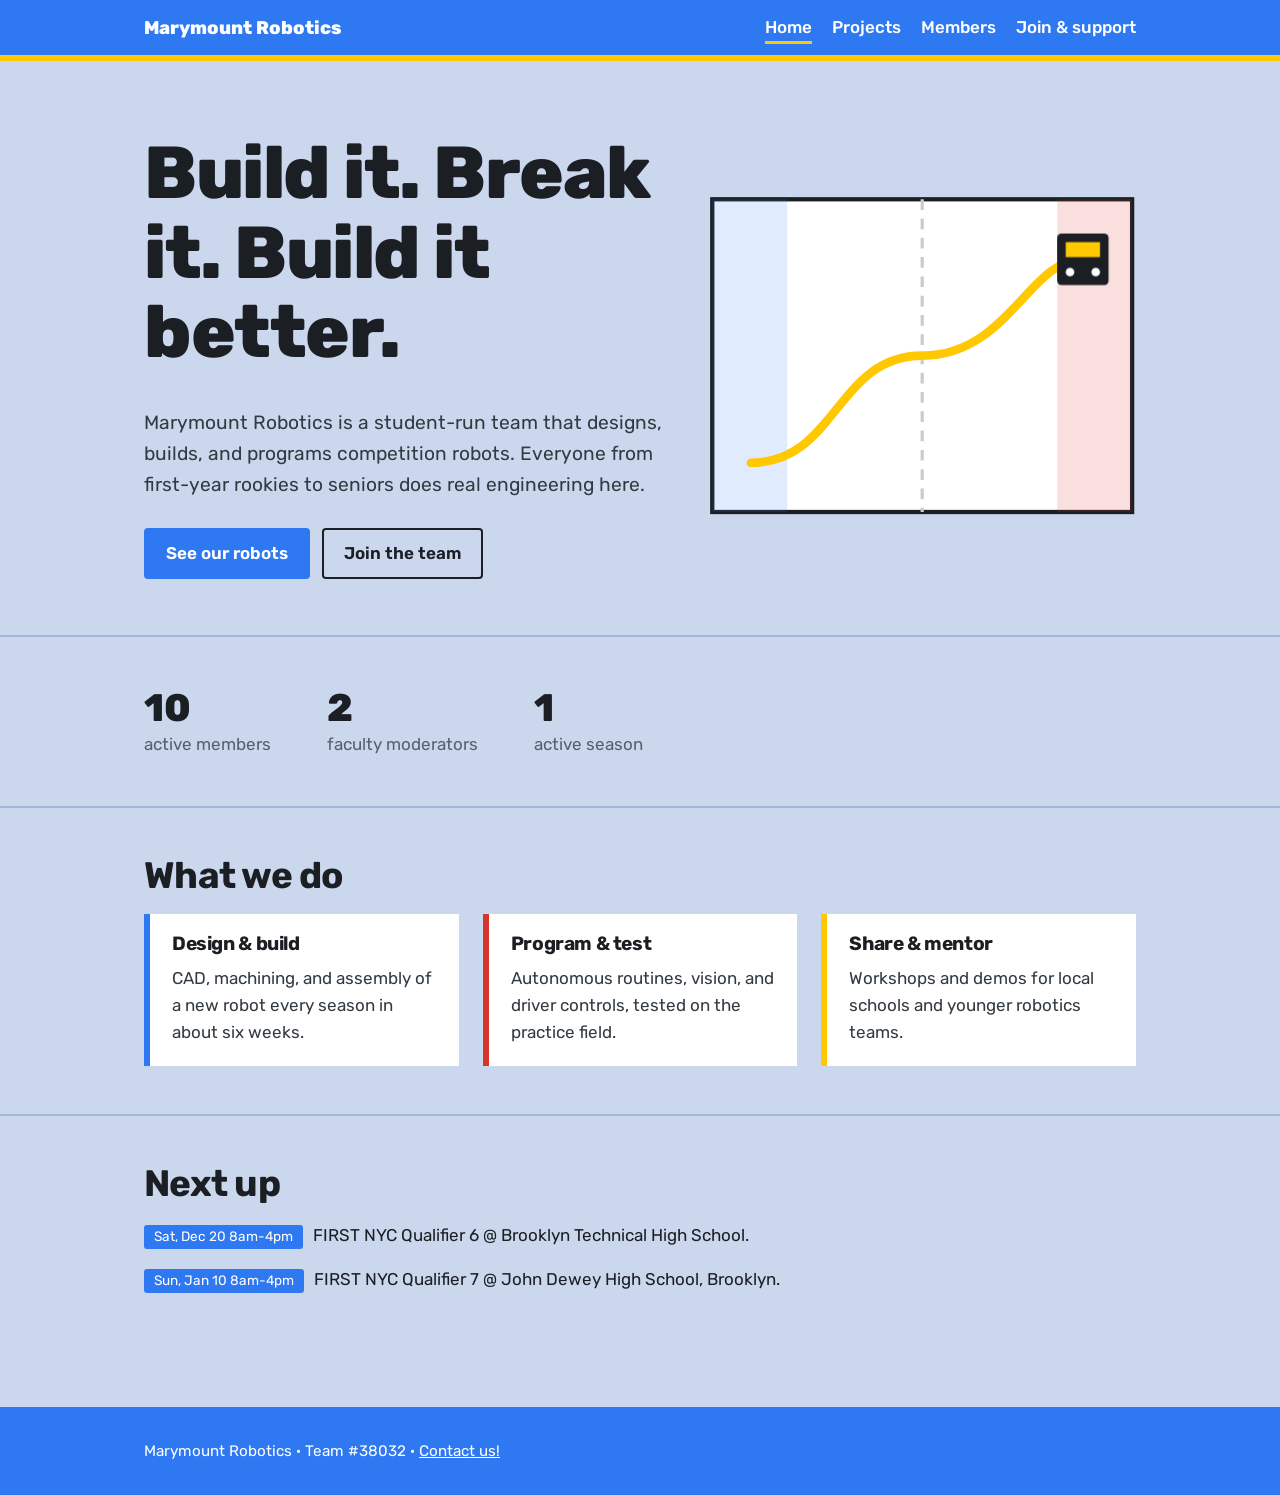
<file: index.html>
<!doctype html><html lang="en"><head><meta charset="utf-8"><meta name="viewport" content="width=device-width,initial-scale=1"><title>Home · Marymount Robotics</title><meta name="description" content="Marymount Robotics: a student-run robotics team."><link rel="preconnect" href="https://fonts.googleapis.com"><link rel="preconnect" href="https://fonts.gstatic.com" crossorigin><link href="https://fonts.googleapis.com/css2?family=Rubik:wght@400;500;600;700;800&display=swap" rel="stylesheet"><link rel="stylesheet" href="style.css"></head><body><header class="site"><div class="wrap"><a class="brand" href="index.html">Marymount Robotics</a><nav aria-label="Main"><a href="index.html" aria-current="page">Home</a><a href="projects.html">Projects</a><a href="members.html">Members</a><a href="join.html">Join &amp; support</a></nav></div></header><main>
<section class="hero"><div class="wrap">
<div>
<h1>Build it. Break it. Build it better.</h1>
<p class="lead">Marymount Robotics is a student-run team that designs, builds, and programs competition robots. Everyone from first-year rookies to seniors does real engineering here.</p>
<a class="btn" href="projects.html">See our robots</a><a class="btn alt" href="join.html">Join the team</a>
</div>
<svg class="field" viewBox="0 0 400 300" role="img" aria-label="A robot following a taped path across a competition field">
<rect x="4" y="4" width="392" height="292" fill="#fff" stroke="#1b1f24" stroke-width="4"/>
<rect x="4" y="4" width="70" height="292" fill="#2e79f2" opacity=".15"/><rect x="326" y="4" width="70" height="292" fill="#d8342c" opacity=".15"/>
<line x1="200" y1="4" x2="200" y2="296" stroke="#c9cdc6" stroke-width="3" stroke-dasharray="10 8"/>
<path class="path" d="M40 250 C120 250 120 150 200 150 S300 60 350 60" fill="none" stroke="#ffc800" stroke-width="8" stroke-linecap="round"/>
<g class="bot"><rect x="326" y="36" width="48" height="48" rx="4" fill="#1b1f24"/><rect x="334" y="44" width="32" height="14" fill="#ffc800"/><circle cx="338" cy="72" r="4" fill="#fff"/><circle cx="362" cy="72" r="4" fill="#fff"/></g>
</svg>
</div></section>

<section class="block"><div class="wrap">
<ul class="stats">
<li><b>10</b><span>active members</span></li>
<li><b>2</b><span>faculty moderators</span></li>
<li><b>1</b><span>active season</span></li>
</ul></div></section>

<section class="block"><div class="wrap">
<h2>What we do</h2>
<div class="grid">
<div class="panel"><h3>Design &amp; build</h3><p>CAD, machining, and assembly of a new robot every season in about six weeks.</p></div>
<div class="panel r"><h3>Program &amp; test</h3><p>Autonomous routines, vision, and driver controls, tested on the practice field.</p></div>
<div class="panel y"><h3>Share &amp; mentor</h3><p>Workshops and demos for local schools and younger robotics teams.</p></div>
</div></div></section>

<section class="block"><div class="wrap">
<h2>Next up</h2>
<p><span class="tag">Sat, Dec 20 8am-4pm</span> FIRST NYC Qualifier 6 @ Brooklyn Technical High School. </p>
<p><span class="tag">Sun, Jan 10 8am-4pm</span> FIRST NYC Qualifier 7 @ John Dewey High School, Brooklyn.</p>
</div></section>
</main>
<footer class="site"><div class="wrap">Marymount Robotics &middot; Team #38032 &middot; <a href="mailto:TCheung@marymountnyc.org">Contact us!</a></div></footer></body></html>
</file>
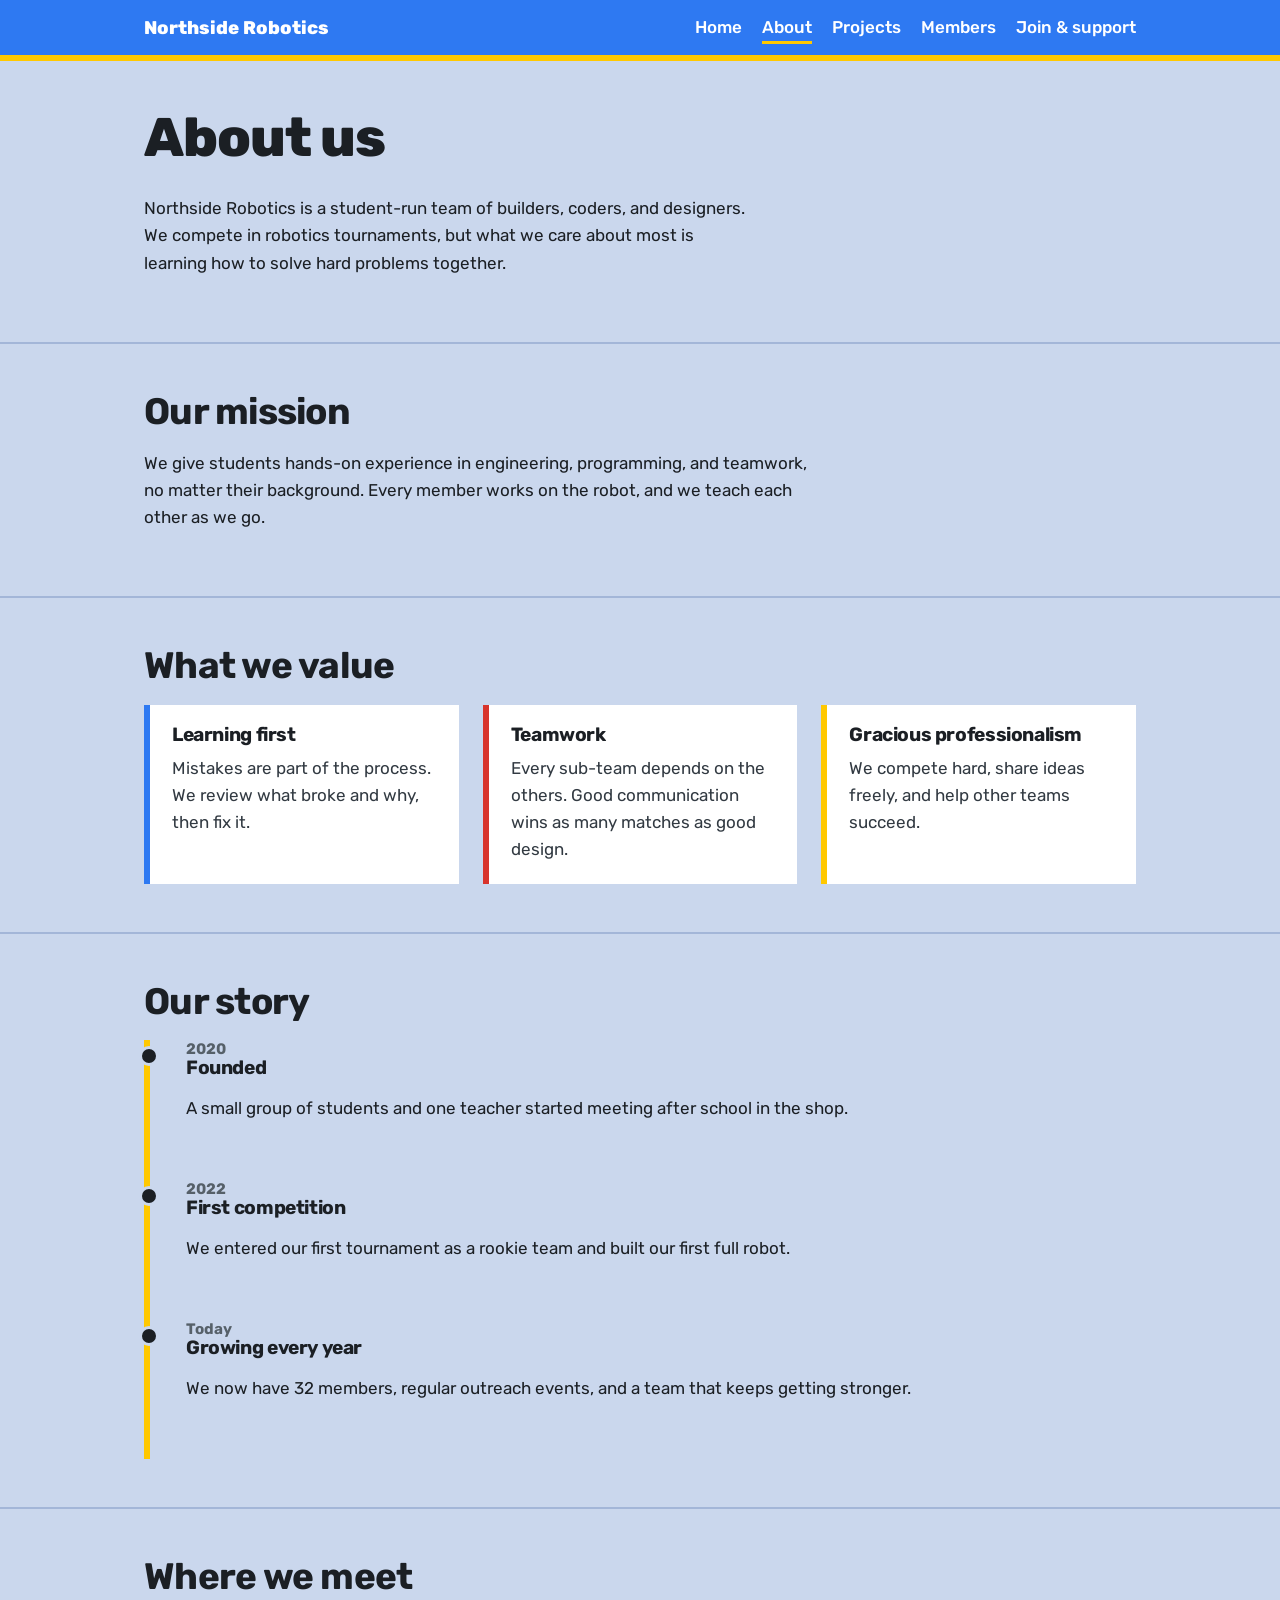
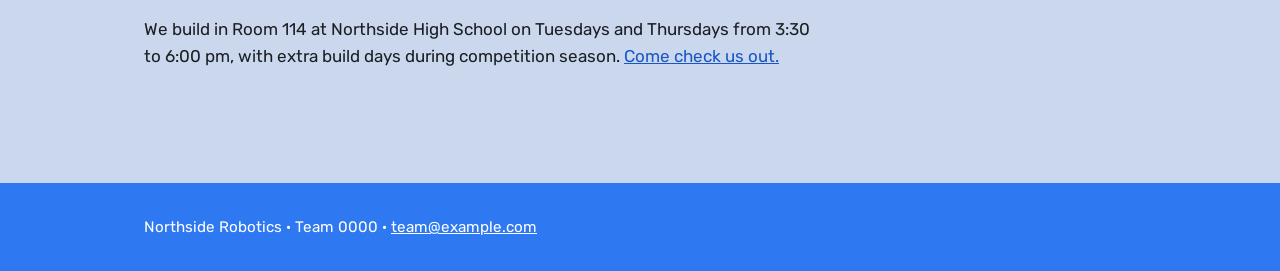
<file: about.html>
<!doctype html><html lang="en"><head><meta charset="utf-8"><meta name="viewport" content="width=device-width,initial-scale=1"><title>About · Northside Robotics</title><meta name="description" content="Northside Robotics: a student-run robotics team."><link rel="preconnect" href="https://fonts.googleapis.com"><link rel="preconnect" href="https://fonts.gstatic.com" crossorigin><link href="https://fonts.googleapis.com/css2?family=Rubik:wght@400;500;600;700;800&display=swap" rel="stylesheet"><link rel="stylesheet" href="style.css"></head><body><header class="site"><div class="wrap"><a class="brand" href="index.html">Northside Robotics</a><nav aria-label="Main"><a href="index.html">Home</a><a href="about.html" aria-current="page">About</a><a href="projects.html">Projects</a><a href="members.html">Members</a><a href="join.html">Join &amp; support</a></nav></div></header><main>
<section class="block" style="border:0"><div class="wrap">
<h1 style="font-size:clamp(2rem,5vw,3.4rem)">About us</h1>
<p class="lead" style="max-width:36em">Northside Robotics is a student-run team of builders, coders, and designers. We compete in robotics tournaments, but what we care about most is learning how to solve hard problems together.</p>
</div></section>

<section class="block"><div class="wrap">
<h2>Our mission</h2>
<p style="max-width:40em">We give students hands-on experience in engineering, programming, and teamwork, no matter their background. Every member works on the robot, and we teach each other as we go.</p>
</div></section>

<section class="block"><div class="wrap">
<h2>What we value</h2>
<div class="grid">
<div class="panel"><h3>Learning first</h3><p>Mistakes are part of the process. We review what broke and why, then fix it.</p></div>
<div class="panel r"><h3>Teamwork</h3><p>Every sub-team depends on the others. Good communication wins as many matches as good design.</p></div>
<div class="panel y"><h3>Gracious professionalism</h3><p>We compete hard, share ideas freely, and help other teams succeed.</p></div>
</div></div></section>

<section class="block"><div class="wrap">
<h2>Our story</h2>
<ol class="tl">
<li><div class="yr">2020</div><h3>Founded</h3><p>A small group of students and one teacher started meeting after school in the shop.</p></li>
<li><div class="yr">2022</div><h3>First competition</h3><p>We entered our first tournament as a rookie team and built our first full robot.</p></li>
<li><div class="yr">Today</div><h3>Growing every year</h3><p>We now have 32 members, regular outreach events, and a team that keeps getting stronger.</p></li>
</ol>
</div></section>

<section class="block"><div class="wrap">
<h2>Where we meet</h2>
<p style="max-width:40em">We build in Room 114 at Northside High School on Tuesdays and Thursdays from 3:30 to 6:00 pm, with extra build days during competition season. <a href="join.html">Come check us out.</a></p>
</div></section>
</main><footer class="site"><div class="wrap">Northside Robotics &middot; Team 0000 &middot; <a href="mailto:team@example.com">team@example.com</a></div></footer></body></html>
</file>
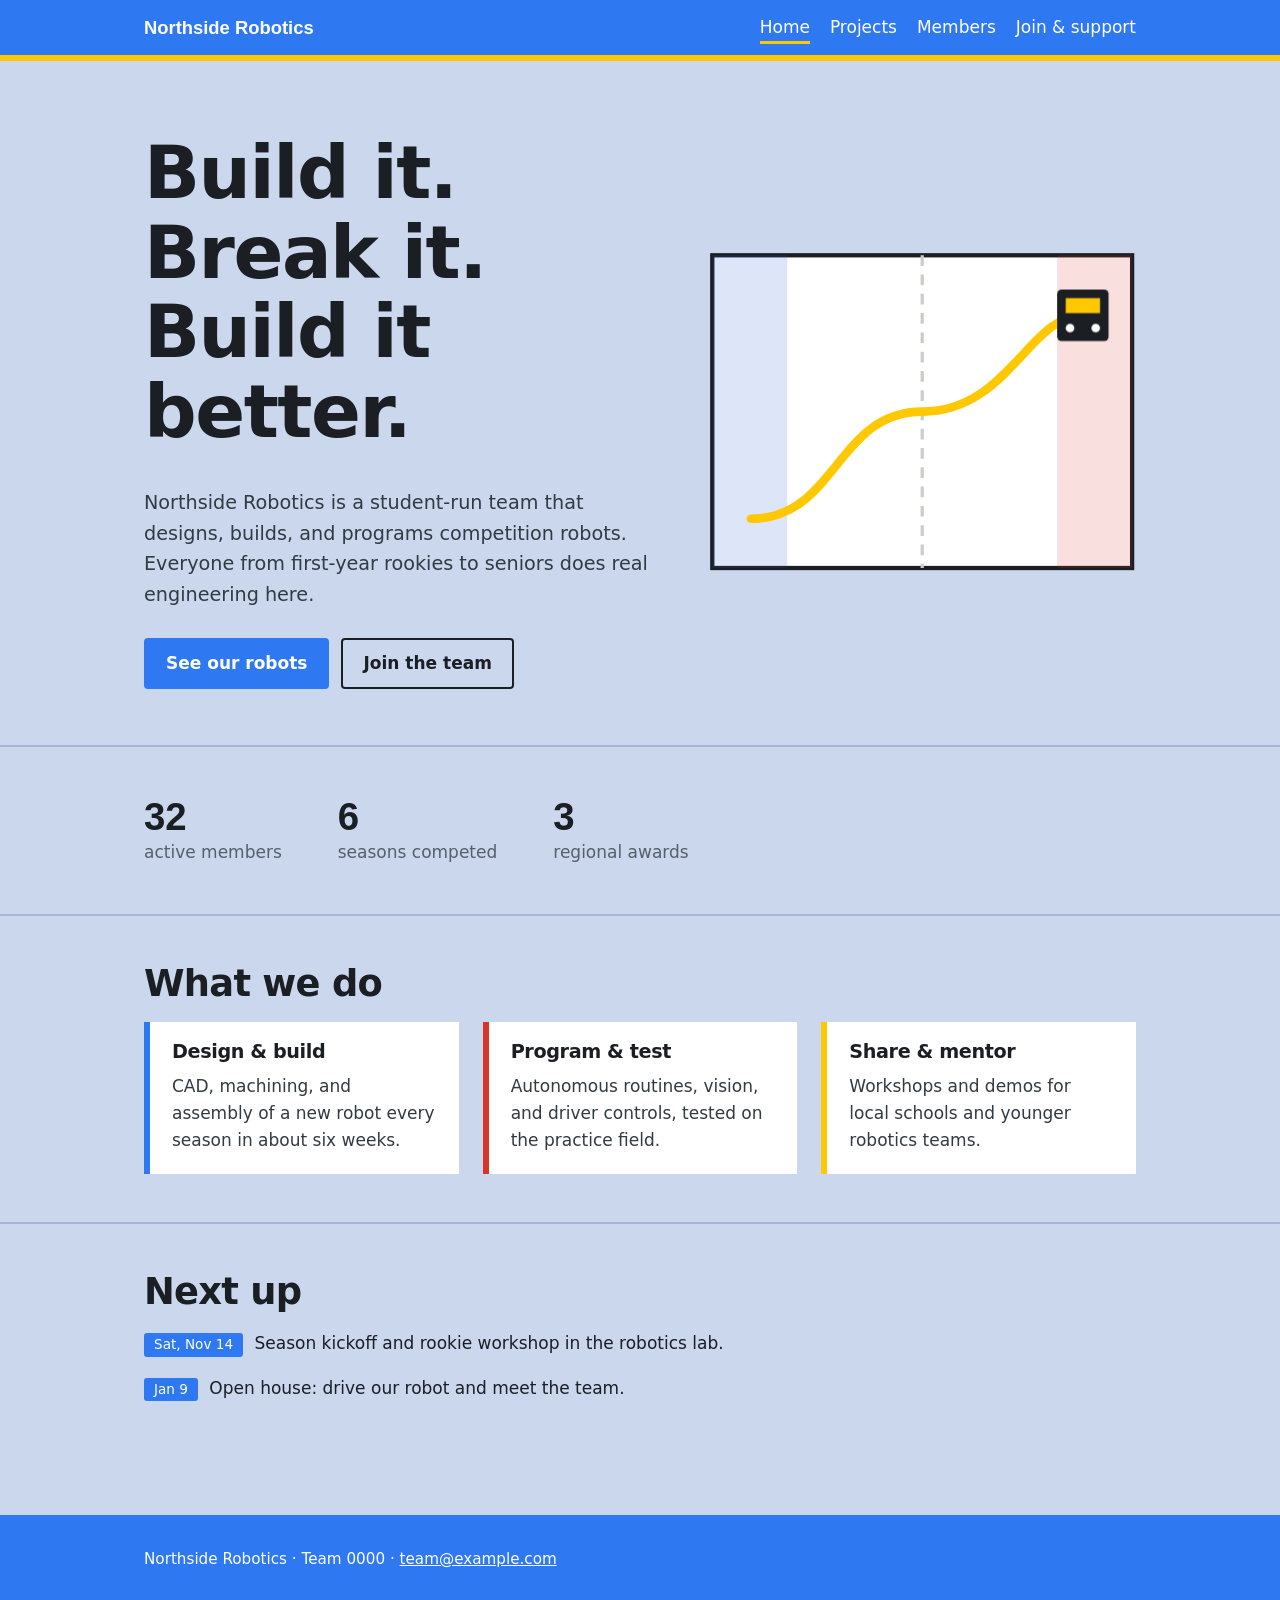
<file: index (5).html>
<!doctype html><html lang="en"><head><meta charset="utf-8"><meta name="viewport" content="width=device-width,initial-scale=1"><title>Home · Northside Robotics</title><meta name="description" content="Northside Robotics: a student-run robotics team."><link rel="preconnect" href="https://fonts.googleapis.com"><link rel="preconnect" href="https://fonts.gstatic.com" crossorigin><link href="https://fonts.googleapis.com/css2?family=Archivo:wdth,wght@112,700..800&family=IBM+Plex+Sans:wght@400;600&display=swap" rel="stylesheet"><link rel="stylesheet" href="style.css"></head><body><header class="site"><div class="wrap"><a class="brand" href="index.html">Northside Robotics</a><nav aria-label="Main"><a href="index.html" aria-current="page">Home</a><a href="projects.html">Projects</a><a href="members.html">Members</a><a href="join.html">Join &amp; support</a></nav></div></header><main>
<section class="hero"><div class="wrap">
<div>
<h1>Build it. Break it. Build it better.</h1>
<p class="lead">Northside Robotics is a student-run team that designs, builds, and programs competition robots. Everyone from first-year rookies to seniors does real engineering here.</p>
<a class="btn" href="projects.html">See our robots</a><a class="btn alt" href="join.html">Join the team</a>
</div>
<svg class="field" viewBox="0 0 400 300" role="img" aria-label="A robot following a taped path across a competition field">
<rect x="4" y="4" width="392" height="292" fill="#fff" stroke="#1b1f24" stroke-width="4"/>
<rect x="4" y="4" width="70" height="292" fill="#1f4fd8" opacity=".15"/><rect x="326" y="4" width="70" height="292" fill="#d8342c" opacity=".15"/>
<line x1="200" y1="4" x2="200" y2="296" stroke="#c9cdc6" stroke-width="3" stroke-dasharray="10 8"/>
<path class="path" d="M40 250 C120 250 120 150 200 150 S300 60 350 60" fill="none" stroke="#ffc800" stroke-width="8" stroke-linecap="round"/>
<g class="bot"><rect x="326" y="36" width="48" height="48" rx="4" fill="#1b1f24"/><rect x="334" y="44" width="32" height="14" fill="#ffc800"/><circle cx="338" cy="72" r="4" fill="#fff"/><circle cx="362" cy="72" r="4" fill="#fff"/></g>
</svg>
</div></section>

<section class="block"><div class="wrap">
<ul class="stats">
<li><b>32</b><span>active members</span></li>
<li><b>6</b><span>seasons competed</span></li>
<li><b>3</b><span>regional awards</span></li>
</ul></div></section>

<section class="block"><div class="wrap">
<h2>What we do</h2>
<div class="grid">
<div class="panel"><h3>Design &amp; build</h3><p>CAD, machining, and assembly of a new robot every season in about six weeks.</p></div>
<div class="panel r"><h3>Program &amp; test</h3><p>Autonomous routines, vision, and driver controls, tested on the practice field.</p></div>
<div class="panel y"><h3>Share &amp; mentor</h3><p>Workshops and demos for local schools and younger robotics teams.</p></div>
</div></div></section>

<section class="block"><div class="wrap">
<h2>Next up</h2>
<p><span class="tag">Sat, Nov 14</span> Season kickoff and rookie workshop in the robotics lab.</p>
<p><span class="tag">Jan 9</span> Open house: drive our robot and meet the team.</p>
</div></section>
</main>
<footer class="site"><div class="wrap">Northside Robotics &middot; Team 0000 &middot; <a href="mailto:team@example.com">team@example.com</a></div></footer></body></html>
</file>
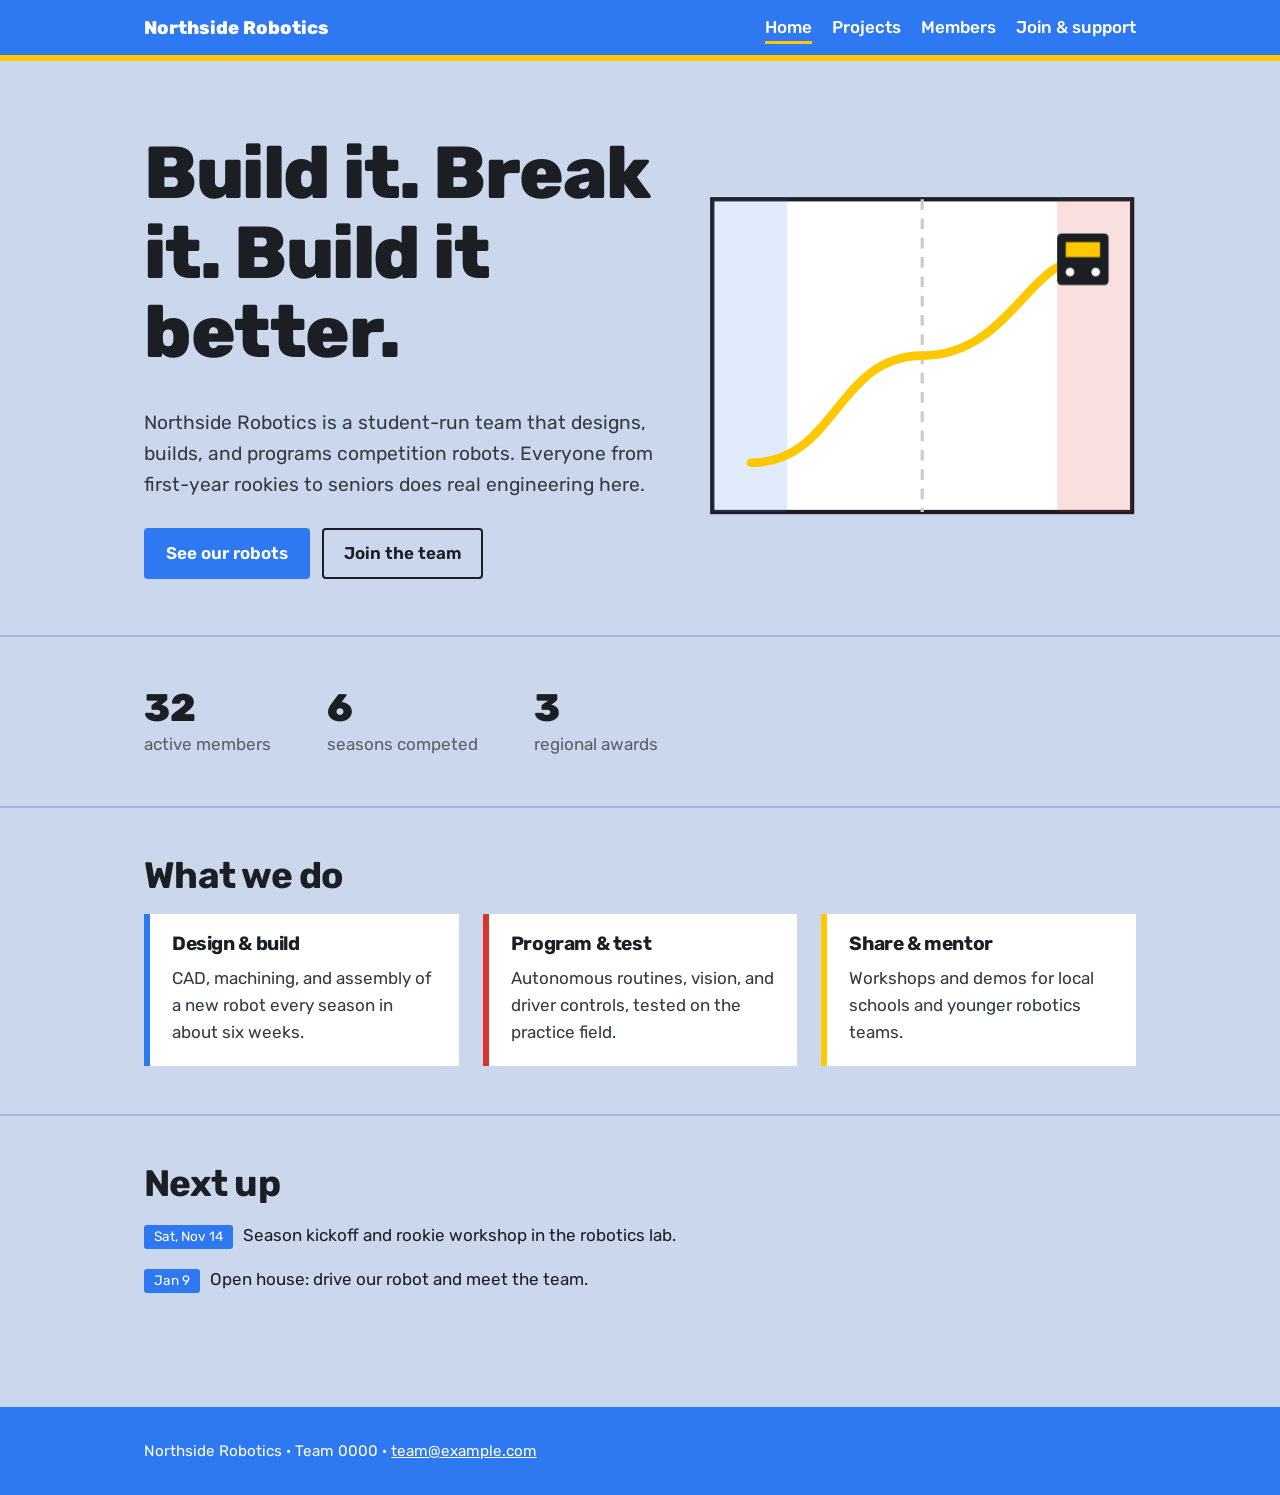
<file: index (6).html>
<!doctype html><html lang="en"><head><meta charset="utf-8"><meta name="viewport" content="width=device-width,initial-scale=1"><title>Home · Northside Robotics</title><meta name="description" content="Northside Robotics: a student-run robotics team."><link rel="preconnect" href="https://fonts.googleapis.com"><link rel="preconnect" href="https://fonts.gstatic.com" crossorigin><link href="https://fonts.googleapis.com/css2?family=Rubik:wght@400;500;600;700;800&display=swap" rel="stylesheet"><link rel="stylesheet" href="style.css"></head><body><header class="site"><div class="wrap"><a class="brand" href="index.html">Northside Robotics</a><nav aria-label="Main"><a href="index.html" aria-current="page">Home</a><a href="projects.html">Projects</a><a href="members.html">Members</a><a href="join.html">Join &amp; support</a></nav></div></header><main>
<section class="hero"><div class="wrap">
<div>
<h1>Build it. Break it. Build it better.</h1>
<p class="lead">Northside Robotics is a student-run team that designs, builds, and programs competition robots. Everyone from first-year rookies to seniors does real engineering here.</p>
<a class="btn" href="projects.html">See our robots</a><a class="btn alt" href="join.html">Join the team</a>
</div>
<svg class="field" viewBox="0 0 400 300" role="img" aria-label="A robot following a taped path across a competition field">
<rect x="4" y="4" width="392" height="292" fill="#fff" stroke="#1b1f24" stroke-width="4"/>
<rect x="4" y="4" width="70" height="292" fill="#2e79f2" opacity=".15"/><rect x="326" y="4" width="70" height="292" fill="#d8342c" opacity=".15"/>
<line x1="200" y1="4" x2="200" y2="296" stroke="#c9cdc6" stroke-width="3" stroke-dasharray="10 8"/>
<path class="path" d="M40 250 C120 250 120 150 200 150 S300 60 350 60" fill="none" stroke="#ffc800" stroke-width="8" stroke-linecap="round"/>
<g class="bot"><rect x="326" y="36" width="48" height="48" rx="4" fill="#1b1f24"/><rect x="334" y="44" width="32" height="14" fill="#ffc800"/><circle cx="338" cy="72" r="4" fill="#fff"/><circle cx="362" cy="72" r="4" fill="#fff"/></g>
</svg>
</div></section>

<section class="block"><div class="wrap">
<ul class="stats">
<li><b>32</b><span>active members</span></li>
<li><b>6</b><span>seasons competed</span></li>
<li><b>3</b><span>regional awards</span></li>
</ul></div></section>

<section class="block"><div class="wrap">
<h2>What we do</h2>
<div class="grid">
<div class="panel"><h3>Design &amp; build</h3><p>CAD, machining, and assembly of a new robot every season in about six weeks.</p></div>
<div class="panel r"><h3>Program &amp; test</h3><p>Autonomous routines, vision, and driver controls, tested on the practice field.</p></div>
<div class="panel y"><h3>Share &amp; mentor</h3><p>Workshops and demos for local schools and younger robotics teams.</p></div>
</div></div></section>

<section class="block"><div class="wrap">
<h2>Next up</h2>
<p><span class="tag">Sat, Nov 14</span> Season kickoff and rookie workshop in the robotics lab.</p>
<p><span class="tag">Jan 9</span> Open house: drive our robot and meet the team.</p>
</div></section>
</main>
<footer class="site"><div class="wrap">Northside Robotics &middot; Team 0000 &middot; <a href="mailto:team@example.com">team@example.com</a></div></footer></body></html>
</file>
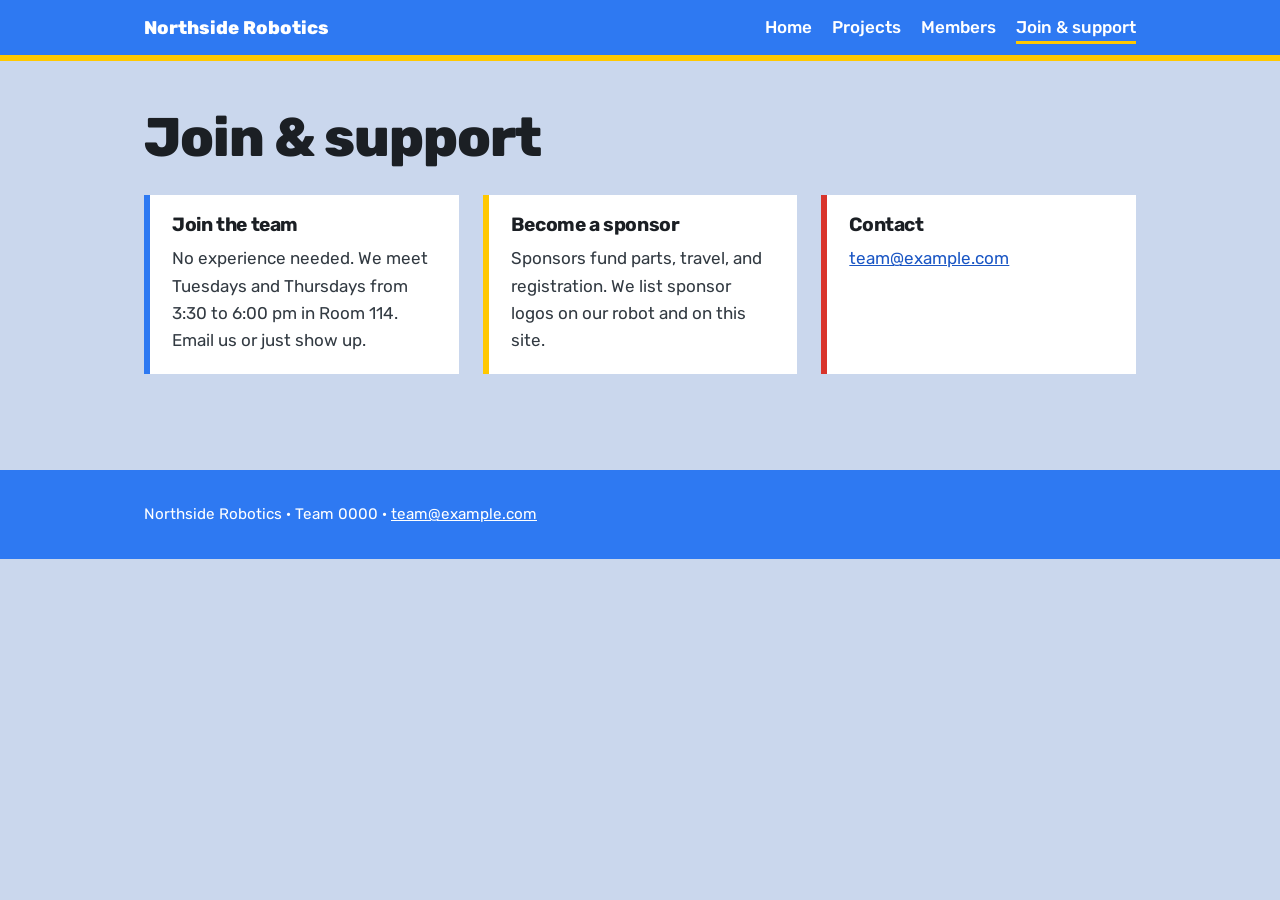
<file: join (1).html>
<!doctype html><html lang="en"><head><meta charset="utf-8"><meta name="viewport" content="width=device-width,initial-scale=1"><title>Join TITLE support · Northside Robotics</title><meta name="description" content="Northside Robotics: a student-run robotics team."><link rel="preconnect" href="https://fonts.googleapis.com"><link rel="preconnect" href="https://fonts.gstatic.com" crossorigin><link href="https://fonts.googleapis.com/css2?family=Rubik:wght@400;500;600;700;800&display=swap" rel="stylesheet"><link rel="stylesheet" href="style.css"></head><body><header class="site"><div class="wrap"><a class="brand" href="index.html">Northside Robotics</a><nav aria-label="Main"><a href="index.html">Home</a><a href="projects.html">Projects</a><a href="members.html">Members</a><a href="join.html" aria-current="page">Join &amp; support</a></nav></div></header><main><section class="block" style="border:0"><div class="wrap">
<h1 style="font-size:clamp(2rem,5vw,3.4rem)">Join &amp; support</h1>
<div class="grid">
<div class="panel"><h3>Join the team</h3><p>No experience needed. We meet Tuesdays and Thursdays from 3:30 to 6:00 pm in Room 114. Email us or just show up.</p></div>
<div class="panel y"><h3>Become a sponsor</h3><p>Sponsors fund parts, travel, and registration. We list sponsor logos on our robot and on this site.</p></div>
<div class="panel r"><h3>Contact</h3><p><a href="mailto:team@example.com">team@example.com</a></p></div>
</div></div></section></main>
<footer class="site"><div class="wrap">Northside Robotics &middot; Team 0000 &middot; <a href="mailto:team@example.com">team@example.com</a></div></footer></body></html>
</file>
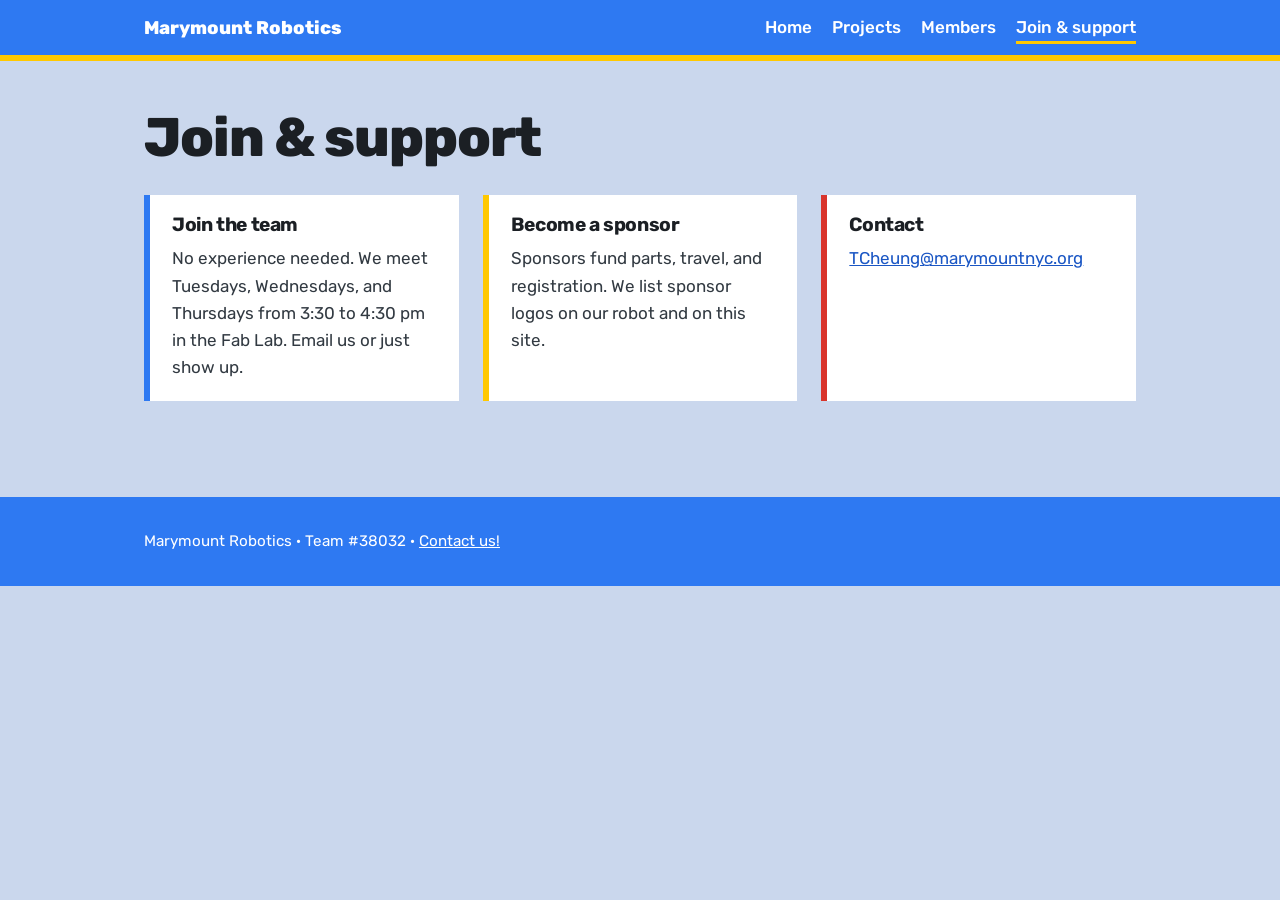
<file: join.html>
<!doctype html><html lang="en"><head><meta charset="utf-8"><meta name="viewport" content="width=device-width,initial-scale=1"><title>Join TITLE support · Marymount Robotics</title><meta name="description" content="Marymount Robotics: a student-run robotics team."><link rel="preconnect" href="https://fonts.googleapis.com"><link rel="preconnect" href="https://fonts.gstatic.com" crossorigin><link href="https://fonts.googleapis.com/css2?family=Rubik:wght@400;500;600;700;800&display=swap" rel="stylesheet"><link rel="stylesheet" href="style.css"></head><body><header class="site"><div class="wrap"><a class="brand" href="index.html">Marymount Robotics</a><nav aria-label="Main"><a href="index.html">Home</a><a href="projects.html">Projects</a><a href="members.html">Members</a><a href="join.html" aria-current="page">Join &amp; support</a></nav></div></header><main><section class="block" style="border:0"><div class="wrap">
<h1 style="font-size:clamp(2rem,5vw,3.4rem)">Join &amp; support</h1>
<div class="grid">
<div class="panel"><h3>Join the team</h3><p>No experience needed. We meet Tuesdays, Wednesdays, and Thursdays from 3:30 to 4:30 pm in the Fab Lab. Email us or just show up.</p></div>
<div class="panel y"><h3>Become a sponsor</h3><p>Sponsors fund parts, travel, and registration. We list sponsor logos on our robot and on this site.</p></div>
<div class="panel r"><h3>Contact</h3><p><a href="TCheung@marymountnyc.org">TCheung@marymountnyc.org</a></p></div>
</div></div></section></main>
<footer class="site"><div class="wrap">Marymount Robotics &middot; Team #38032 &middot; <a href="TCheung@marymountnyc.org">Contact us!</a></div></footer></body></html>
</file>
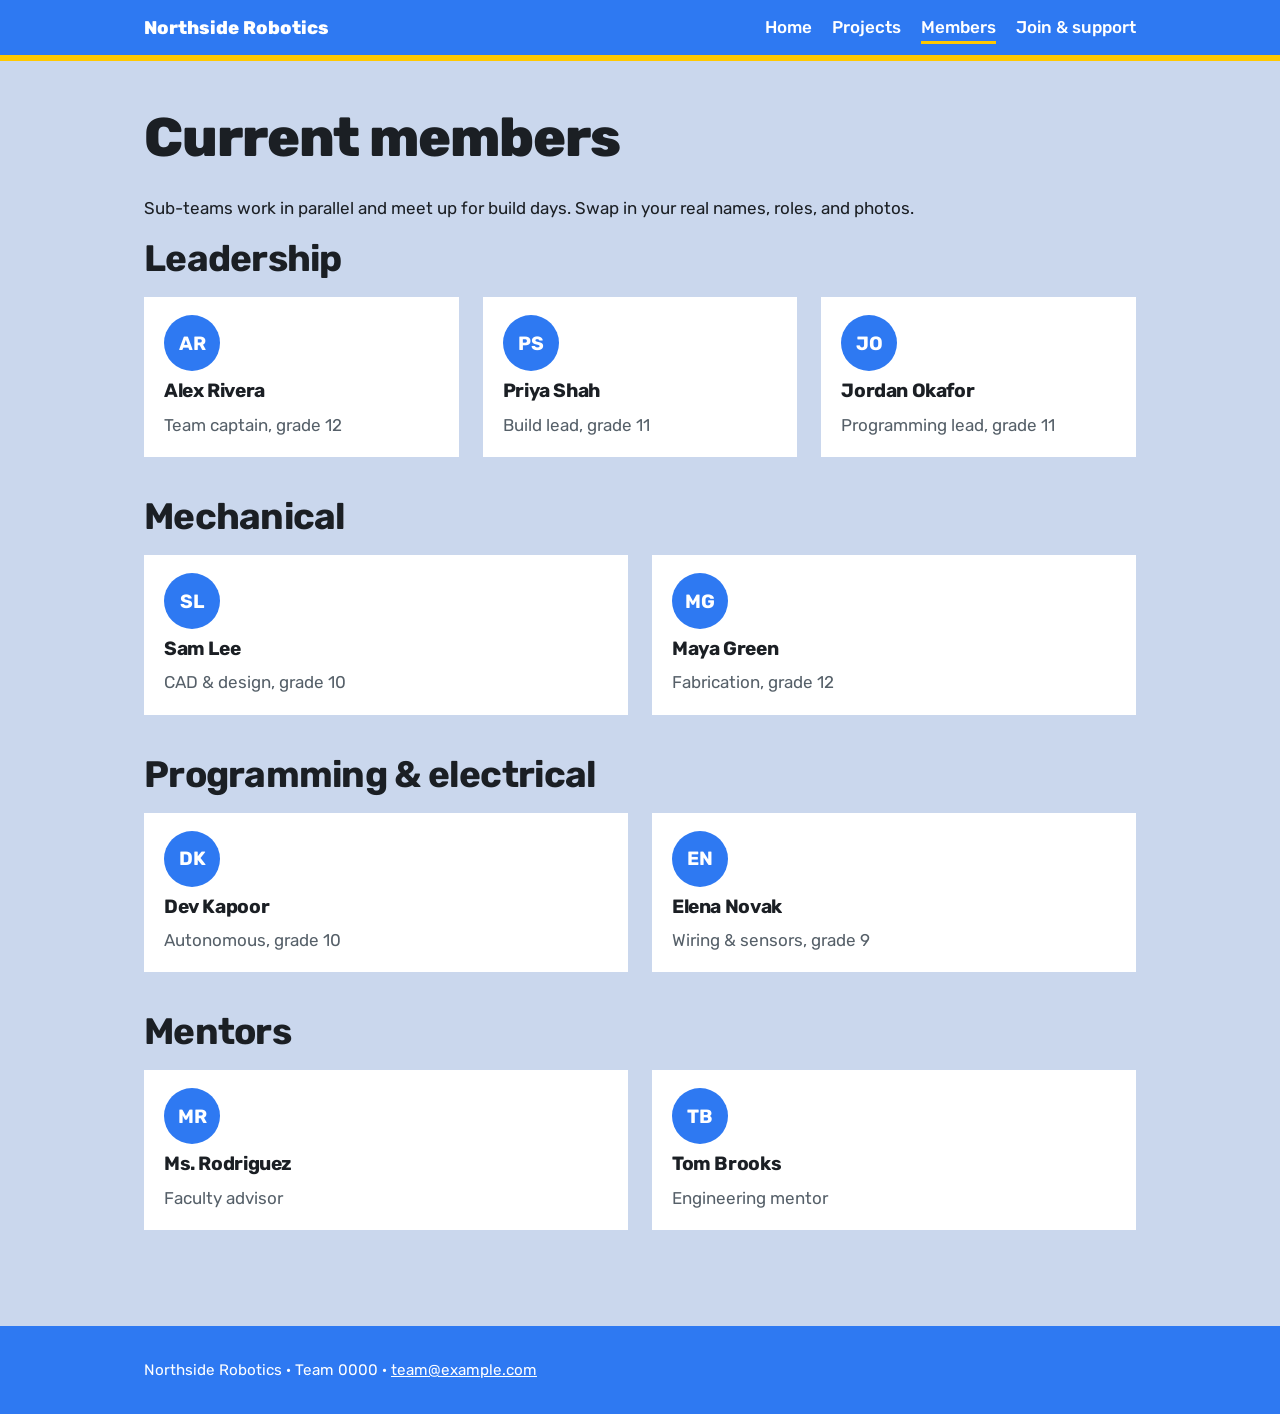
<file: members (1).html>
<!doctype html><html lang="en"><head><meta charset="utf-8"><meta name="viewport" content="width=device-width,initial-scale=1"><title>Members · Northside Robotics</title><meta name="description" content="Northside Robotics: a student-run robotics team."><link rel="preconnect" href="https://fonts.googleapis.com"><link rel="preconnect" href="https://fonts.gstatic.com" crossorigin><link href="https://fonts.googleapis.com/css2?family=Rubik:wght@400;500;600;700;800&display=swap" rel="stylesheet"><link rel="stylesheet" href="style.css"></head><body><header class="site"><div class="wrap"><a class="brand" href="index.html">Northside Robotics</a><nav aria-label="Main"><a href="index.html">Home</a><a href="projects.html">Projects</a><a href="members.html" aria-current="page">Members</a><a href="join.html">Join &amp; support</a></nav></div></header><main><section class="block" style="border:0"><div class="wrap">
<h1 style="font-size:clamp(2rem,5vw,3.4rem)">Current members</h1>
<p class="lead">Sub-teams work in parallel and meet up for build days. Swap in your real names, roles, and photos.</p>
<h2>Leadership</h2>
<div class="grid">
<div class="person"><div class="av">AR</div><h3>Alex Rivera</h3><p>Team captain, grade 12</p></div>
<div class="person"><div class="av">PS</div><h3>Priya Shah</h3><p>Build lead, grade 11</p></div>
<div class="person"><div class="av">JO</div><h3>Jordan Okafor</h3><p>Programming lead, grade 11</p></div>
</div>
<h2 style="margin-top:40px">Mechanical</h2>
<div class="grid">
<div class="person"><div class="av">SL</div><h3>Sam Lee</h3><p>CAD &amp; design, grade 10</p></div>
<div class="person"><div class="av">MG</div><h3>Maya Green</h3><p>Fabrication, grade 12</p></div>
</div>
<h2 style="margin-top:40px">Programming &amp; electrical</h2>
<div class="grid">
<div class="person"><div class="av">DK</div><h3>Dev Kapoor</h3><p>Autonomous, grade 10</p></div>
<div class="person"><div class="av">EN</div><h3>Elena Novak</h3><p>Wiring &amp; sensors, grade 9</p></div>
</div>
<h2 style="margin-top:40px">Mentors</h2>
<div class="grid">
<div class="person"><div class="av">MR</div><h3>Ms. Rodriguez</h3><p>Faculty advisor</p></div>
<div class="person"><div class="av">TB</div><h3>Tom Brooks</h3><p>Engineering mentor</p></div>
</div>
</div></section></main>
<footer class="site"><div class="wrap">Northside Robotics &middot; Team 0000 &middot; <a href="mailto:team@example.com">team@example.com</a></div></footer></body></html>
</file>
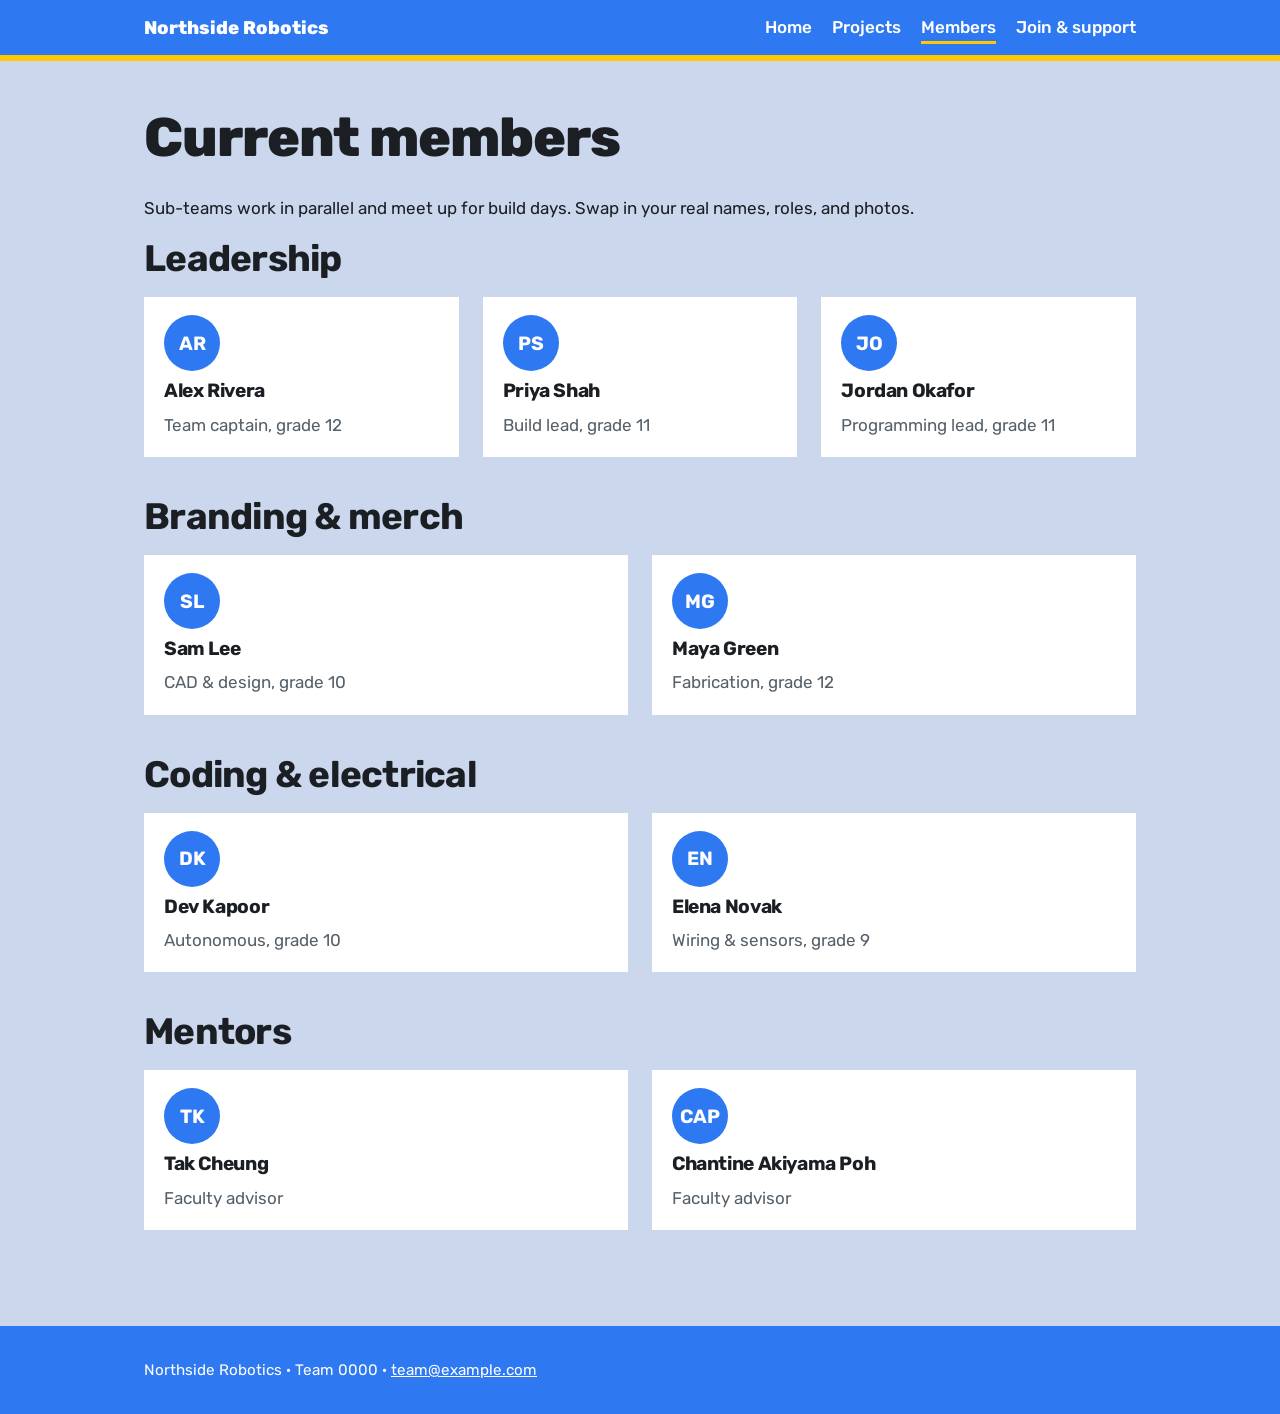
<file: members.html>
<!doctype html><html lang="en"><head><meta charset="utf-8"><meta name="viewport" content="width=device-width,initial-scale=1"><title>Members · Northside Robotics</title><meta name="description" content="Northside Robotics: a student-run robotics team."><link rel="preconnect" href="https://fonts.googleapis.com"><link rel="preconnect" href="https://fonts.gstatic.com" crossorigin><link href="https://fonts.googleapis.com/css2?family=Rubik:wght@400;500;600;700;800&display=swap" rel="stylesheet"><link rel="stylesheet" href="style.css"></head><body><header class="site"><div class="wrap"><a class="brand" href="index.html">Northside Robotics</a><nav aria-label="Main"><a href="index.html">Home</a><a href="projects.html">Projects</a><a href="members.html" aria-current="page">Members</a><a href="join.html">Join &amp; support</a></nav></div></header><main><section class="block" style="border:0"><div class="wrap">
<h1 style="font-size:clamp(2rem,5vw,3.4rem)">Current members</h1>
<p class="lead">Sub-teams work in parallel and meet up for build days. Swap in your real names, roles, and photos.</p>
<h2>Leadership</h2>
<div class="grid">
<div class="person"><div class="av">AR</div><h3>Alex Rivera</h3><p>Team captain, grade 12</p></div>
<div class="person"><div class="av">PS</div><h3>Priya Shah</h3><p>Build lead, grade 11</p></div>
<div class="person"><div class="av">JO</div><h3>Jordan Okafor</h3><p>Programming lead, grade 11</p></div>
</div>
<h2 style="margin-top:40px">Branding &amp; merch</h2>
<div class="grid">
<div class="person"><div class="av">SL</div><h3>Sam Lee</h3><p>CAD &amp; design, grade 10</p></div>
<div class="person"><div class="av">MG</div><h3>Maya Green</h3><p>Fabrication, grade 12</p></div>
</div>
<h2 style="margin-top:40px">Coding &amp; electrical</h2>
<div class="grid">
<div class="person"><div class="av">DK</div><h3>Dev Kapoor</h3><p>Autonomous, grade 10</p></div>
<div class="person"><div class="av">EN</div><h3>Elena Novak</h3><p>Wiring &amp; sensors, grade 9</p></div>
</div>
<h2 style="margin-top:40px">Mentors</h2>
<div class="grid">
<div class="person"><div class="av">TK</div><h3>Tak Cheung</h3><p>Faculty advisor</p></div>
<div class="person"><div class="av">CAP</div><h3>Chantine Akiyama Poh</h3><p>Faculty advisor</p></div>
</div>
</div></section></main>
<footer class="site"><div class="wrap">Northside Robotics &middot; Team 0000 &middot; <a href="mailto:team@example.com">team@example.com</a></div></footer></body></html>
</file>
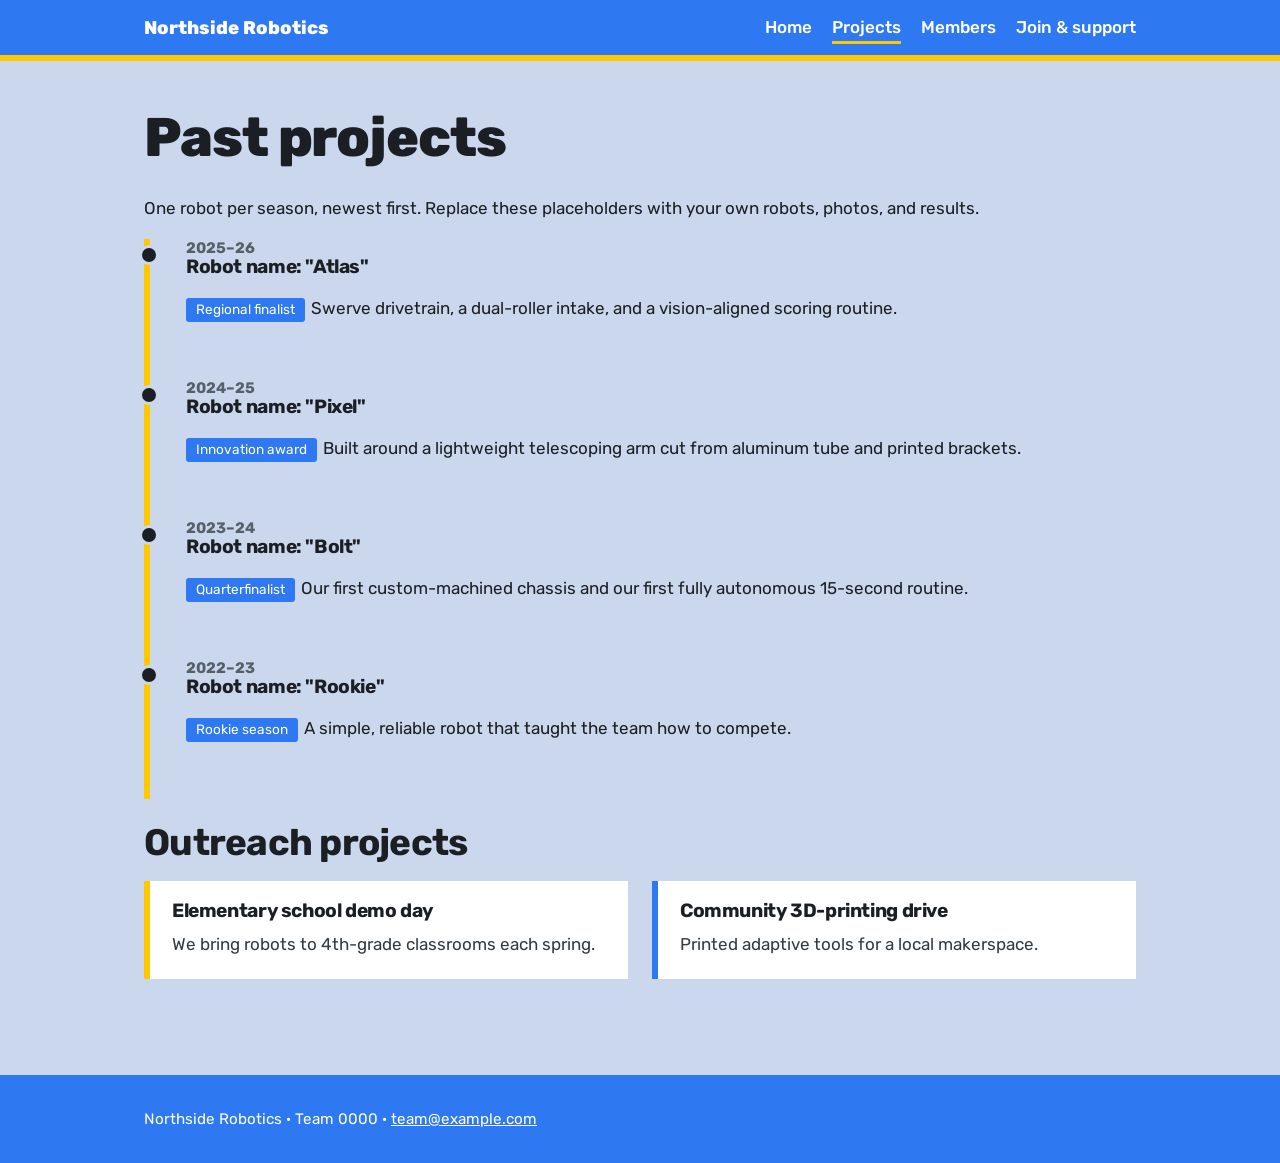
<file: projects (1).html>
<!doctype html><html lang="en"><head><meta charset="utf-8"><meta name="viewport" content="width=device-width,initial-scale=1"><title>Projects · Northside Robotics</title><meta name="description" content="Northside Robotics: a student-run robotics team."><link rel="preconnect" href="https://fonts.googleapis.com"><link rel="preconnect" href="https://fonts.gstatic.com" crossorigin><link href="https://fonts.googleapis.com/css2?family=Rubik:wght@400;500;600;700;800&display=swap" rel="stylesheet"><link rel="stylesheet" href="style.css"></head><body><header class="site"><div class="wrap"><a class="brand" href="index.html">Northside Robotics</a><nav aria-label="Main"><a href="index.html">Home</a><a href="projects.html" aria-current="page">Projects</a><a href="members.html">Members</a><a href="join.html">Join &amp; support</a></nav></div></header><main><section class="block" style="border:0"><div class="wrap">
<h1 style="font-size:clamp(2rem,5vw,3.4rem)">Past projects</h1>
<p class="lead">One robot per season, newest first. Replace these placeholders with your own robots, photos, and results.</p>
<ol class="tl">
<li><div class="yr">2025–26</div><h3>Robot name: "Atlas"</h3><p><span class="tag">Regional finalist</span>Swerve drivetrain, a dual-roller intake, and a vision-aligned scoring routine.</p></li>
<li><div class="yr">2024–25</div><h3>Robot name: "Pixel"</h3><p><span class="tag">Innovation award</span>Built around a lightweight telescoping arm cut from aluminum tube and printed brackets.</p></li>
<li><div class="yr">2023–24</div><h3>Robot name: "Bolt"</h3><p><span class="tag">Quarterfinalist</span>Our first custom-machined chassis and our first fully autonomous 15-second routine.</p></li>
<li><div class="yr">2022–23</div><h3>Robot name: "Rookie"</h3><p><span class="tag">Rookie season</span>A simple, reliable robot that taught the team how to compete.</p></li>
</ol>
<h2 style="margin-top:24px">Outreach projects</h2>
<div class="grid">
<div class="panel y"><h3>Elementary school demo day</h3><p>We bring robots to 4th-grade classrooms each spring.</p></div>
<div class="panel"><h3>Community 3D-printing drive</h3><p>Printed adaptive tools for a local makerspace.</p></div>
</div></div></section></main>
<footer class="site"><div class="wrap">Northside Robotics &middot; Team 0000 &middot; <a href="mailto:team@example.com">team@example.com</a></div></footer></body></html>
</file>
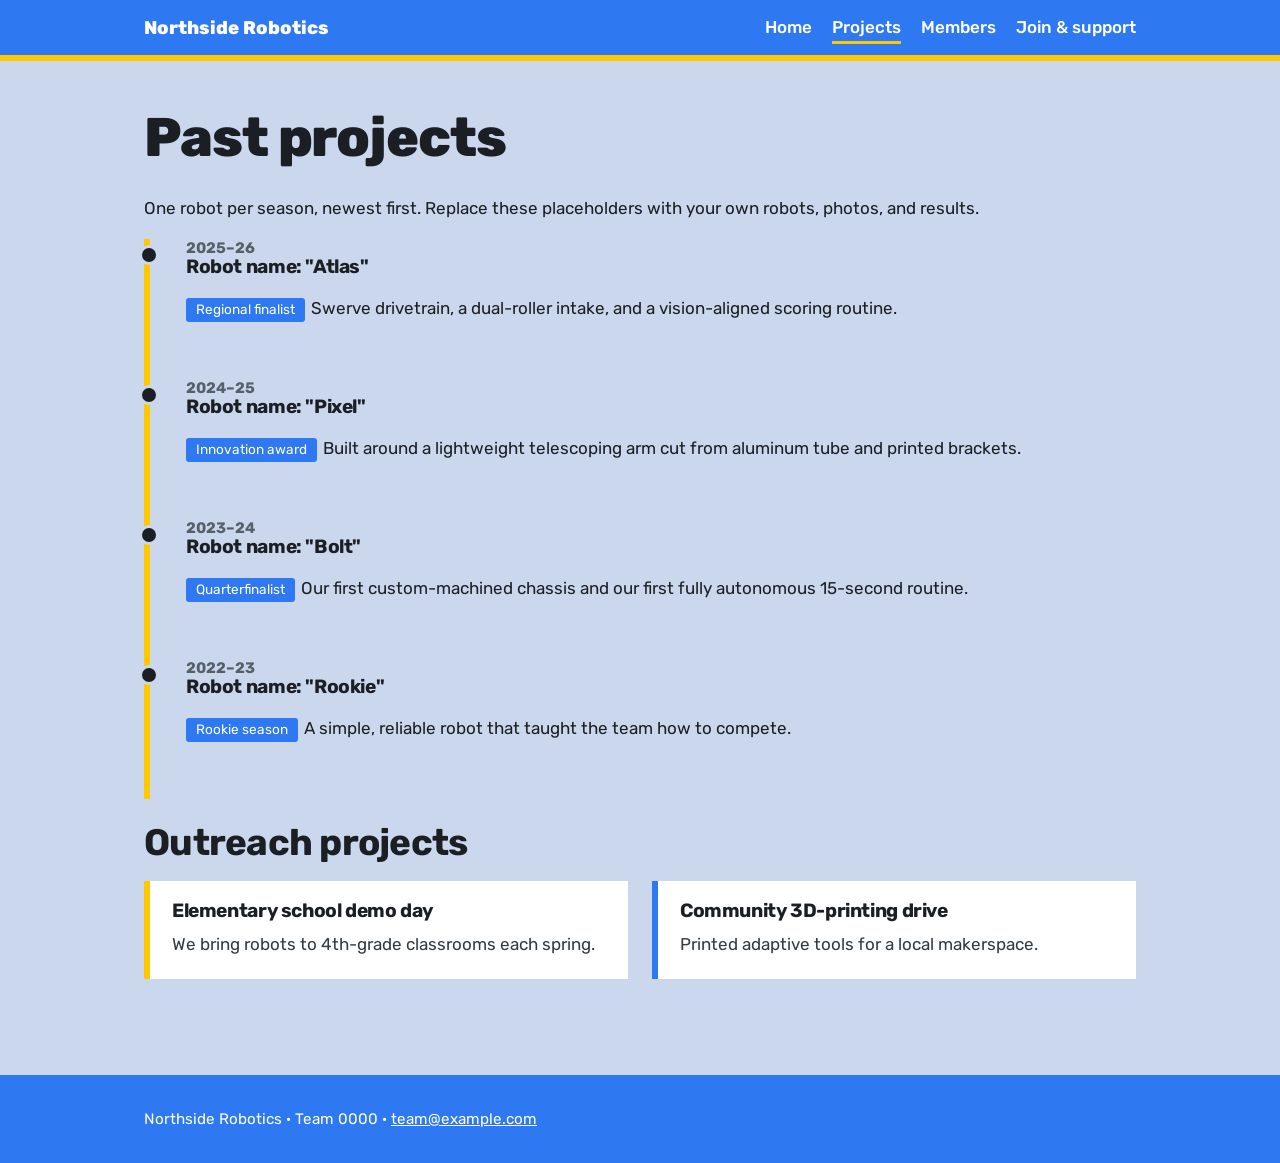
<file: projects.html>
<!doctype html><html lang="en"><head><meta charset="utf-8"><meta name="viewport" content="width=device-width,initial-scale=1"><title>Projects · Northside Robotics</title><meta name="description" content="Northside Robotics: a student-run robotics team."><link rel="preconnect" href="https://fonts.googleapis.com"><link rel="preconnect" href="https://fonts.gstatic.com" crossorigin><link href="https://fonts.googleapis.com/css2?family=Rubik:wght@400;500;600;700;800&display=swap" rel="stylesheet"><link rel="stylesheet" href="style.css"></head><body><header class="site"><div class="wrap"><a class="brand" href="index.html">Northside Robotics</a><nav aria-label="Main"><a href="index.html">Home</a><a href="projects.html" aria-current="page">Projects</a><a href="members.html">Members</a><a href="join.html">Join &amp; support</a></nav></div></header><main><section class="block" style="border:0"><div class="wrap">
<h1 style="font-size:clamp(2rem,5vw,3.4rem)">Past projects</h1>
<p class="lead">One robot per season, newest first. Replace these placeholders with your own robots, photos, and results.</p>
<ol class="tl">
<li><div class="yr">2025–26</div><h3>Robot name: "Atlas"</h3><p><span class="tag">Regional finalist</span>Swerve drivetrain, a dual-roller intake, and a vision-aligned scoring routine.</p></li>
<li><div class="yr">2024–25</div><h3>Robot name: "Pixel"</h3><p><span class="tag">Innovation award</span>Built around a lightweight telescoping arm cut from aluminum tube and printed brackets.</p></li>
<li><div class="yr">2023–24</div><h3>Robot name: "Bolt"</h3><p><span class="tag">Quarterfinalist</span>Our first custom-machined chassis and our first fully autonomous 15-second routine.</p></li>
<li><div class="yr">2022–23</div><h3>Robot name: "Rookie"</h3><p><span class="tag">Rookie season</span>A simple, reliable robot that taught the team how to compete.</p></li>
</ol>
<h2 style="margin-top:24px">Outreach projects</h2>
<div class="grid">
<div class="panel y"><h3>Elementary school demo day</h3><p>We bring robots to 4th-grade classrooms each spring.</p></div>
<div class="panel"><h3>Community 3D-printing drive</h3><p>Printed adaptive tools for a local makerspace.</p></div>
</div></div></section></main>
<footer class="site"><div class="wrap">Northside Robotics &middot; Team 0000 &middot; <a href="mailto:team@example.com">team@example.com</a></div></footer></body></html>
</file>
<file: style.css>
:root{--mat:#cad7ed;--ink:#1b1f24;--tape:#ffc800;--blue:#2e79f2;--red:#d8342c;--mute:#566069;--line:#a3b6d8}
*{box-sizing:border-box}
html{scroll-behavior:smooth}
body{margin:0;background:var(--mat);color:var(--ink);font:17px/1.6 "Rubik",system-ui,sans-serif}
h1,h2,h3{font-family:"Rubik",system-ui,sans-serif;line-height:1.08;margin:0 0 .5em;letter-spacing:-.02em}
h1{font-size:clamp(2.4rem,6vw,4.6rem);font-weight:800;}
h2{font-size:clamp(1.6rem,3vw,2.3rem);font-weight:700}
h3{font-size:1.2rem;font-weight:700}
a{color:#1a56c4}
a:focus-visible,button:focus-visible{outline:3px solid var(--ink);outline-offset:3px}
.wrap{max-width:1040px;margin:0 auto;padding:0 24px}
header.site{background:var(--blue);color:#fff;border-bottom:6px solid var(--tape)}
header.site .wrap{display:flex;flex-wrap:wrap;gap:12px 32px;align-items:center;justify-content:space-between;padding-top:14px;padding-bottom:14px}
.brand{font:800 1.15rem "Rubik",sans-serif;color:#fff;text-decoration:none}
nav a{color:#fff;font-weight:500;text-decoration:none;margin-right:20px;padding:4px 0;border-bottom:3px solid transparent}
nav a:last-child{margin-right:0}
nav a:hover,nav a[aria-current]{border-color:var(--tape)}
.hero{padding:72px 0 56px}
.hero .wrap{display:grid;grid-template-columns:1.1fr .9fr;gap:40px;align-items:center}
.hero p.lead{font-size:1.2rem;max-width:34em;color:#323a42}
.btn{display:inline-block;background:var(--blue);color:#fff;padding:12px 22px;text-decoration:none;font-weight:600;border-radius:4px;margin:8px 12px 0 0}
.btn.alt{background:transparent;color:var(--ink);box-shadow:inset 0 0 0 2px var(--ink)}
.btn:hover{background:var(--ink);color:#fff;box-shadow:none}
.field{width:100%;height:auto}
.field .path{stroke-dasharray:900;stroke-dashoffset:900;animation:draw 3s ease-out .3s forwards}
.field .bot{opacity:0;animation:show .4s 3s forwards}
@keyframes draw{to{stroke-dashoffset:0}}
@keyframes show{to{opacity:1}}
@media (prefers-reduced-motion:reduce){.field .path{animation:none;stroke-dashoffset:0}.field .bot{animation:none;opacity:1}}
section.block{padding:48px 0;border-top:2px solid var(--line)}
.stats{display:flex;flex-wrap:wrap;gap:16px 56px;margin:0;padding:0;list-style:none}
.stats b{display:block;font:800 2.4rem "Rubik",sans-serif}
.stats span{color:var(--mute)}
.grid{display:grid;grid-template-columns:repeat(auto-fit,minmax(250px,1fr));gap:24px}
.panel{background:#fff;padding:20px 22px;border-left:6px solid var(--blue)}
.panel.r{border-color:var(--red)}.panel.y{border-color:var(--tape)}
.panel p{margin:.3em 0 0;color:#323a42}
.tl{list-style:none;margin:0;padding:0 0 0 28px;border-left:6px solid var(--tape)}
.tl li{position:relative;padding:0 0 40px 8px}
.tl li::before{content:"";position:absolute;left:-39px;top:6px;width:14px;height:14px;background:var(--ink);border:3px solid var(--mat);border-radius:50%}
.tl .yr{font:700 .95rem "Rubik",sans-serif;color:var(--mute)}
.tag{display:inline-block;font-size:.85rem;background:var(--blue);color:#fff;padding:1px 10px;border-radius:3px;margin-right:6px}
.person{background:#fff;padding:18px 20px}
.person .av{width:56px;height:56px;border-radius:50%;background:var(--blue);color:#fff;display:grid;place-items:center;font:700 1.2rem "Rubik",sans-serif;margin-bottom:10px}
.person p{margin:0;color:var(--mute)}
footer.site{background:var(--blue);color:#fff;padding:32px 0;margin-top:48px;font-size:.95rem}
footer.site a{color:#fff;text-decoration:underline}
@media(max-width:760px){.hero .wrap{grid-template-columns:1fr}.hero{padding-top:40px}}
</file>
